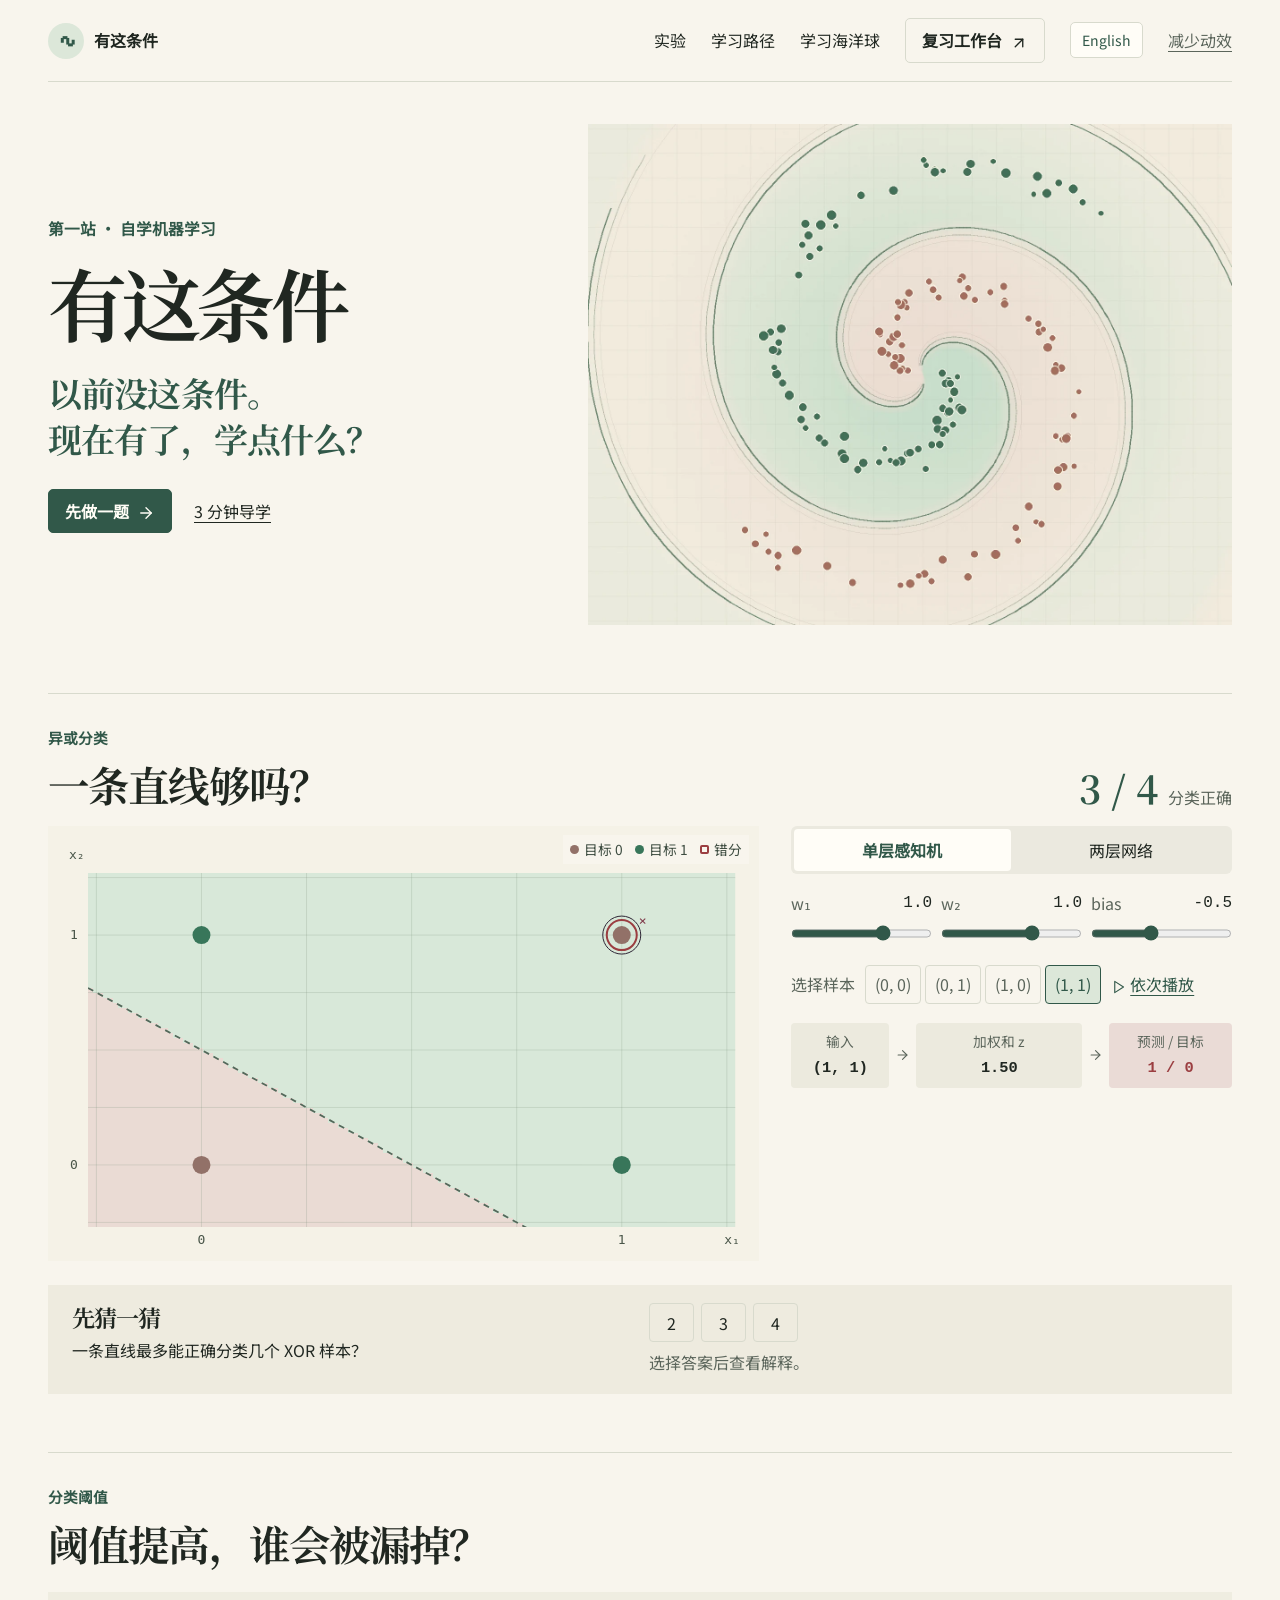
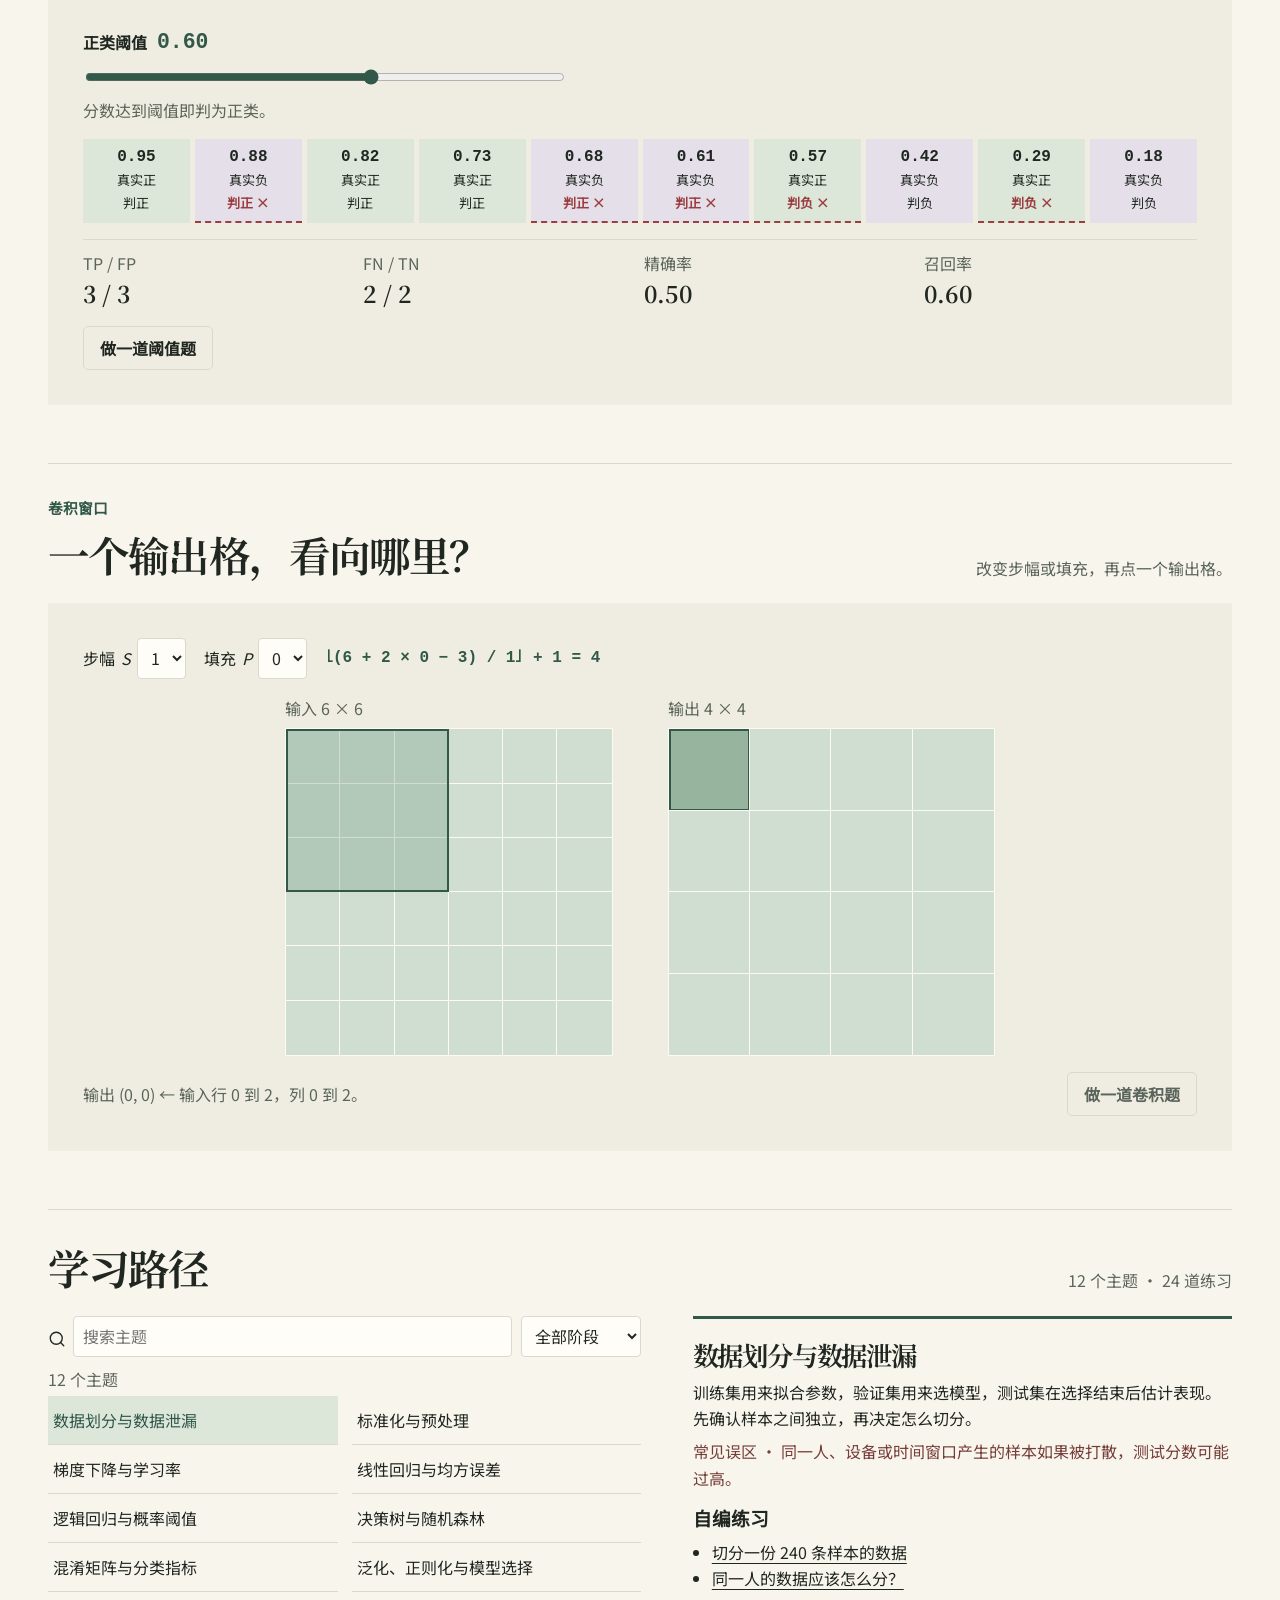
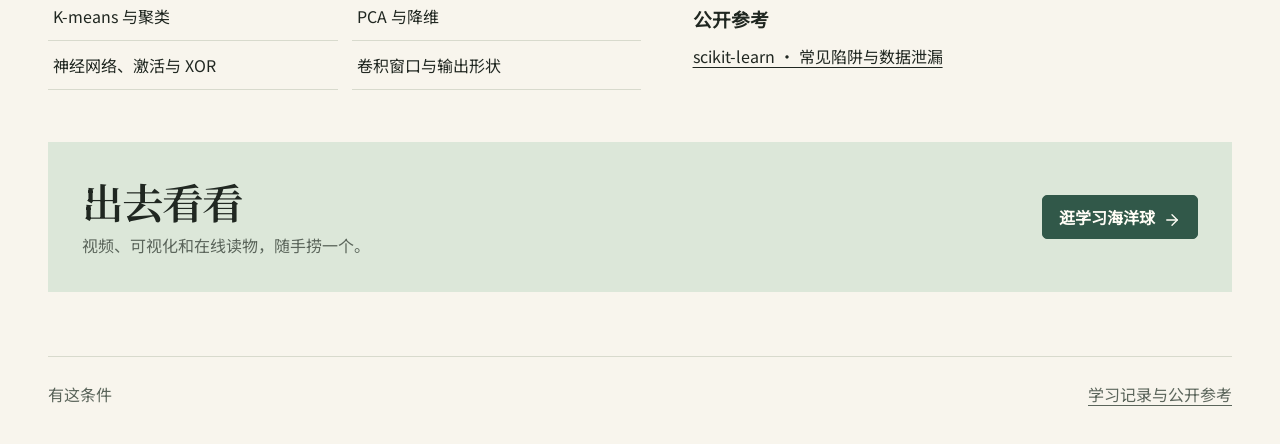
<file: index.html>
<!doctype html>
<html lang="zh-CN">
<head>
  <meta charset="utf-8">
  <meta name="viewport" content="width=device-width, initial-scale=1">
  <meta name="theme-color" content="#f8f5ed">
  <meta name="description" content="以前没这条件。现在有了，学点什么？从自学机器学习开始，做一题，按自己的进度接着学。" data-en-content="We didn’t have this back then. Now we do. Start with a machine learning exercise and keep going at your own pace.">
  <title data-en="Now We Can · Learn Machine Learning">有这条件 · 自学机器学习</title>
  <link rel="stylesheet" href="./assets/theme.css">
  <link rel="stylesheet" href="./assets/showcase.css">
  <script type="module" src="./assets/showcase.js"></script>
</head>
<body>
  <a class="skip" href="#main" data-en="Skip to content">跳到内容</a>
  <header class="site-head shell">
    <a class="brand" href="./"><span class="brand-mark" aria-hidden="true">∿</span><span data-en="Now We Can">有这条件</span></a>
    <nav class="site-nav" aria-label="页面导航" data-en-aria-label="Site navigation">
      <a href="#lab" data-en="Labs">实验</a><a href="#map" data-en="Learning path">学习路径</a><a href="./explore.html" data-en="Resource pool">学习海洋球</a>
      <a class="button outline" href="./study.html"><span data-en="Study workbench">复习工作台</span> <span data-icon="arrow-up-right"></span></a>
      <button type="button" id="language" class="language-toggle" lang="en" hidden>English</button>
      <button class="text-button motion-toggle" id="motion" type="button" data-en="Reduce motion">减少动效</button>
    </nav>
  </header>
  <main class="shell" id="main">
    <section class="hero" aria-labelledby="hero-heading">
      <div class="hero-copy">
        <p class="hero-topic" data-en="First stop · Machine learning">第一站 · 自学机器学习</p>
        <h1 id="hero-heading" data-en="Now We Can">有这条件</h1>
        <p class="hero-tagline"><span data-en="We didn’t have this back then.">以前没这条件。</span><br><span data-en="Now we do. What shall we learn?">现在有了，学点什么？</span></p>
        <div class="hero-actions"><a class="button primary" href="./study.html#next"><span data-en="Try an exercise">先做一题</span> <span data-icon="arrow-right"></span></a><button class="text-button" id="tour-start" type="button" data-en="3-minute tour">3 分钟导学</button></div>
      </div>
      <figure class="hero-figure"><img src="./assets/art/decision-field.webp" width="1440" height="1120" alt="两条螺旋状的示例数据，被弯曲的分类边界分成两组" data-en-alt="Two spirals of sample data separated by a curved decision boundary"></figure>
    </section>

    <section class="chapter" aria-label="互动实验" data-en-aria-label="Interactive labs">
      <section class="lab" id="lab" aria-labelledby="lab-heading">
        <div class="lab-head"><div><p class="section-label" data-en="XOR classification">异或分类</p><h2 id="lab-heading" data-en="Is one straight line enough?">一条直线够吗？</h2></div><p class="score" id="score" role="status"><strong>3 / 4</strong><span data-en="Correct">分类正确</span></p></div>
        <div class="model-switch" role="group" aria-label="选择分类模型" data-en-aria-label="Choose a classification model">
          <button type="button" data-model="linear" aria-pressed="true" data-en="Single-layer perceptron">单层感知机</button>
          <button type="button" data-model="hidden" aria-pressed="false" data-en="Two-layer network">两层网络</button>
        </div>
        <div class="plot-wrap"><canvas id="plot" aria-label="XOR 样本与分类区域" data-en-aria-label="XOR samples and decision regions" role="img"></canvas><div class="plot-key"><span><i class="dot zero"></i><span data-en="Target 0">目标 0</span></span><span><i class="dot one"></i><span data-en="Target 1">目标 1</span></span><span><i class="dot error"></i><span data-en="Misclassified">错分</span></span></div></div>
        <div class="lab-bottom">
          <div id="sliders" class="sliders">
            <label for="w1">w₁ <output id="w1-value">1.0</output><input id="w1" type="range" min="-3" max="3" step="0.1" value="1"></label>
            <label for="w2">w₂ <output id="w2-value">1.0</output><input id="w2" type="range" min="-3" max="3" step="0.1" value="1"></label>
            <label for="bias">bias <output id="bias-value">−0.5</output><input id="bias" type="range" min="-3" max="3" step="0.1" value="-0.5"></label>
          </div>
          <div id="gates" class="gates" hidden><code>h₁ = step(x₁ + x₂ − 0.5)</code><code>h₂ = step(x₁ + x₂ − 1.5)</code><code>ŷ = step(h₁ − h₂ − 0.5)</code></div>
          <div class="sample-row"><span data-en="Choose a sample">选择样本</span><div class="sample-buttons" id="samples" role="group" aria-label="选择 XOR 样本" data-en-aria-label="Choose an XOR sample"></div><button type="button" id="sequence" class="text-button" aria-pressed="false" data-en="Play all">依次播放</button></div>
          <div id="signal-flow" class="signal-flow" aria-label="当前样本的计算路径" data-en-aria-label="Computation for the current sample"></div>
          <p id="sample-result" class="sample-result" aria-live="polite"></p>
        </div>
      </section>
    </section>

    <section class="guide" id="guide" aria-label="三分钟导学流程" data-en-aria-label="Three-minute tour" hidden>
      <div class="guide-content"><span class="section-label" id="guide-label"></span><progress id="guide-progress" max="3" value="1" aria-label="导学进度" data-en-aria-label="Tour progress"></progress><h2 id="guide-title"></h2><p id="guide-copy"></p></div>
      <div class="guide-actions"><button type="button" class="button outline" id="tour-back" data-en="Back">上一步</button><button type="button" class="button primary" id="tour-next" data-en="Next">下一步</button><button type="button" class="text-button" id="tour-close" data-en="Exit tour">退出导学</button></div>
    </section>

    <section class="check-panel" id="check" aria-labelledby="check-heading">
      <div><h2 id="check-heading" data-en="Take a guess">先猜一猜</h2><p data-en="How many XOR samples can a single line classify correctly?">一条直线最多能正确分类几个 XOR 样本？</p></div>
      <div><div class="choices" id="choices" role="group" aria-label="选择你的答案" data-en-aria-label="Choose your answer"></div><p id="feedback" class="feedback" role="status" data-en="Choose an answer to see the explanation.">选择答案后查看解释。</p><button class="text-button" id="retry" type="button" hidden data-en="Try again">再次作答</button></div>
    </section>

    <section class="convolution" id="classification" aria-labelledby="threshold-heading">
      <div class="section-head"><div><p class="section-label" data-en="Classification threshold">分类阈值</p><h2 id="threshold-heading" data-en="What do we miss when the threshold rises?">阈值提高，谁会被漏掉？</h2></div></div>
      <div class="conv-panel threshold-panel">
        <label for="threshold"><span data-en="Positive-class threshold">正类阈值</span> <output id="threshold-value">0.60</output></label>
        <input type="range" id="threshold" min="0" max="100" value="60" aria-describedby="threshold-rule">
        <p id="threshold-rule" data-en="A sample is classified as positive when its score meets or exceeds the threshold.">分数达到阈值即判为正类。</p>
        <ol id="threshold-samples" class="threshold-samples" aria-label="十个样本" data-en-aria-label="Ten samples"></ol>
        <dl id="threshold-summary" class="threshold-summary" aria-live="polite"></dl>
        <a class="button outline" href="./study.html#practice/threshold-tradeoff" data-en="Try a threshold exercise">做一道阈值题</a>
      </div>
    </section>

    <section class="convolution" id="convolution" aria-labelledby="conv-heading">
      <div class="section-head"><div><p class="section-label" data-en="Convolution window">卷积窗口</p><h2 id="conv-heading" data-en="Which inputs does this output cell see?">一个输出格，看向哪里？</h2></div><p data-en="Change the stride or padding, then select an output cell.">改变步幅或填充，再点一个输出格。</p></div>
      <div class="conv-panel">
        <div class="conv-controls">
          <label for="stride"><span data-en="Stride">步幅</span> <i>S</i><select id="stride"><option value="1">1</option><option value="2">2</option><option value="3">3</option></select></label>
          <label for="padding"><span data-en="Padding">填充</span> <i>P</i><select id="padding"><option value="0">0</option><option value="1">1</option><option value="2">2</option></select></label>
          <p id="conv-formula" aria-live="polite"></p>
        </div>
        <div class="conv-comparison">
          <figure><figcaption><span data-en="Input">输入</span> <span id="conv-input-size"></span></figcaption><div class="conv-grid" id="conv-input" aria-hidden="true"></div></figure>
          <figure><figcaption><span data-en="Output">输出</span> <span id="conv-output-size"></span></figcaption><div class="conv-grid" id="conv-output" role="group" aria-label="输出格，方向键切换位置" data-en-aria-label="Output cells. Use the arrow keys to move."></div></figure>
        </div>
        <div class="conv-footer"><p id="conv-detail" role="status"></p><a class="button outline" href="./study.html#practice/conv-shape" data-en="Try a convolution exercise">做一道卷积题</a></div>
      </div>
    </section>

    <section class="map-section" id="map" aria-labelledby="map-heading">
      <div class="section-head"><div><h2 id="map-heading" data-en="Learning path">学习路径</h2></div><p><span id="topic-count">12</span> <span data-en="topics ·">个主题 ·</span> <span id="unit-count">24</span> <span data-en="exercises">道练习</span></p></div>
      <div class="map-layout"><div class="topic-browser">
        <div class="topic-tools"><label><span data-icon="search"></span><input id="topic-search" type="search" placeholder="搜索主题" data-en-placeholder="Search topics" aria-label="搜索主题" data-en-aria-label="Search topics"></label>
          <select id="topic-stage" aria-label="学习阶段" data-en-aria-label="Learning stage"><option value="" data-en="All stages">全部阶段</option></select></div>
        <p id="topic-count-summary" role="status"></p><div class="topic-grid" id="topics"></div></div>
        <article class="topic-detail" id="topic-detail"><p data-en="Choose a machine learning topic.">选择一个机器学习主题。</p></article></div>
    </section>
    <section class="explore-invite"><div><h2 data-en="Explore something new">出去看看</h2><p data-en="Pick a video, visualization, or online reading.">视频、可视化和在线读物，随手捞一个。</p></div><a class="button primary" href="./explore.html"><span data-en="Explore the resource pool">逛学习海洋球</span> <span data-icon="arrow-right"></span></a></section>
    <footer class="site-foot"><span data-en="Now We Can">有这条件</span><a href="./study.html#sources" data-en="Study records and references">学习记录与公开参考</a></footer>
  </main>
</body>
</html>
</file>
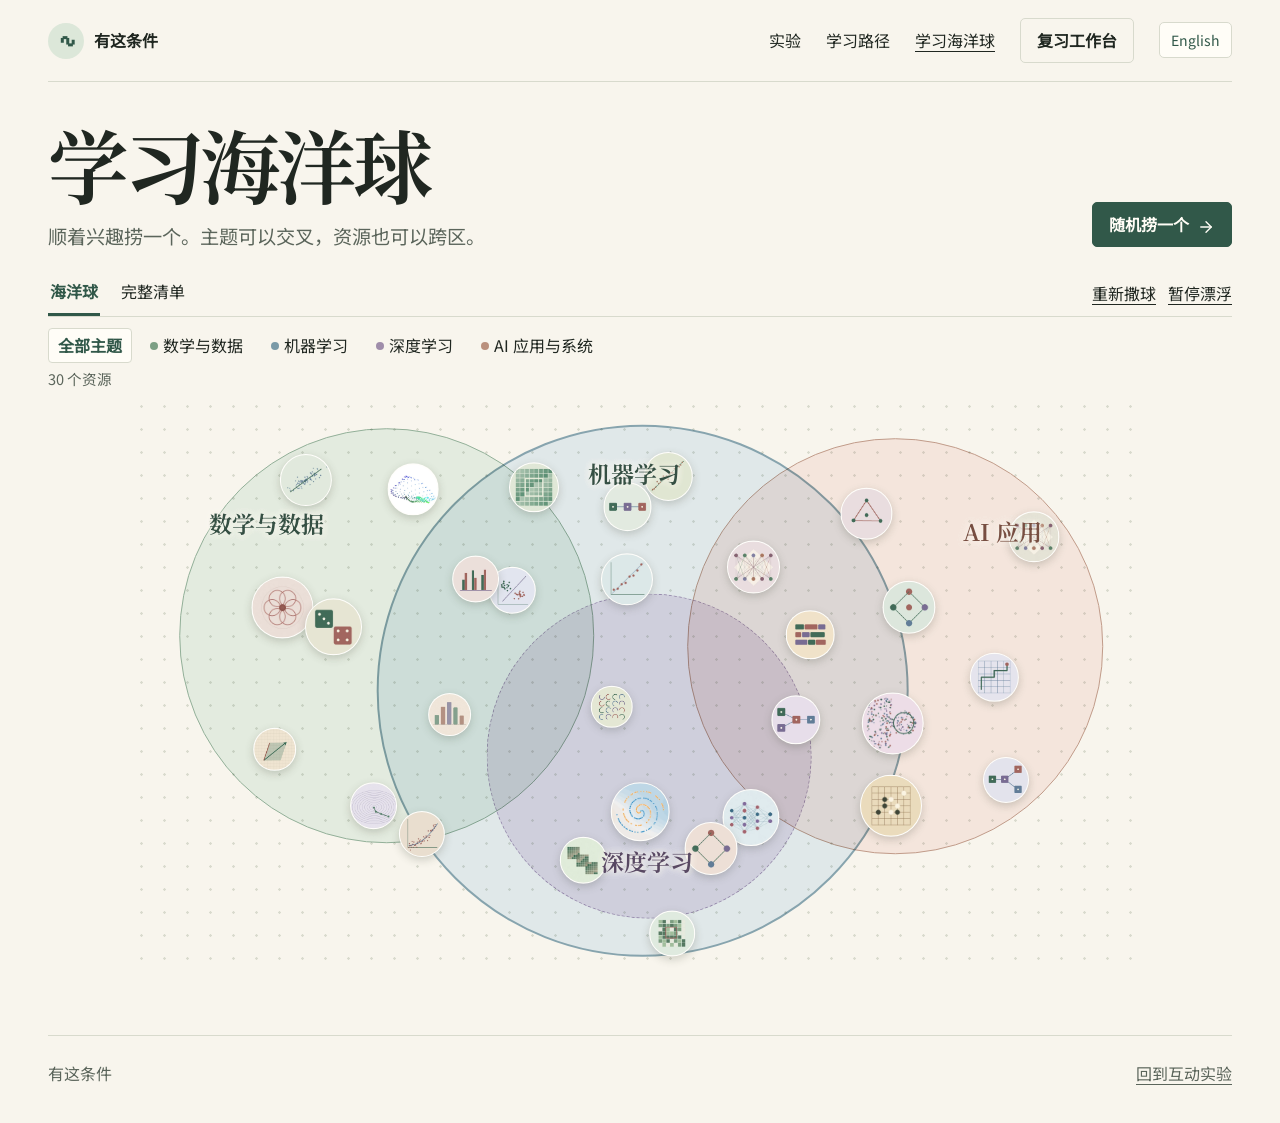
<file: explore.html>
<!doctype html>
<html lang="zh-CN">
<head>
  <meta charset="utf-8">
  <meta name="viewport" content="width=device-width, initial-scale=1">
  <meta name="description" content="机器学习的互动实验、直觉视频与公开读物。在学习海洋球里随机发现，或切换完整清单。" data-en-content="Explore interactive machine learning labs, videos, and public readings. Draw a resource at random or browse the full list.">
  <title data-en="Resource Pool · Now We Can">学习海洋球 · 有这条件</title>
  <link rel="stylesheet" href="./assets/theme.css">
  <link rel="stylesheet" href="./assets/explore.css">
  <script type="module" src="./assets/explore.js"></script>
</head>
<body>
  <a class="skip" href="#main" data-en="Skip to content">跳到内容</a>
  <header class="site-head shell">
    <a class="brand" href="./"><span class="brand-mark" aria-hidden="true">∿</span><span data-en="Now We Can">有这条件</span></a>
    <nav class="site-nav" aria-label="页面导航" data-en-aria-label="Site navigation">
      <a href="./#lab" data-en="Labs">实验</a><a href="./#map" data-en="Learning path">学习路径</a><a href="./explore.html" aria-current="page" data-en="Resource pool">学习海洋球</a>
      <a class="button outline" href="./study.html" data-en="Study workbench">复习工作台</a>
      <button type="button" id="language" class="language-toggle" lang="en" hidden>English</button>
    </nav>
  </header>
  <main class="shell" id="main" tabindex="-1">
    <div class="explore-heading">
      <div><h1 data-en="Resource pool">学习海洋球</h1><p data-en="Follow your curiosity. Topics overlap, and resources can drift between them.">顺着兴趣捞一个。主题可以交叉，资源也可以跨区。</p></div>
      <button type="button" id="draw-resource" class="button primary"><span data-en="Draw a resource">随机捞一个</span> <span data-icon="arrow-right"></span></button>
    </div>
    <div class="explore-toolbar">
      <nav aria-label="资源视图" data-en-aria-label="Resource view"><a data-mode="pool" href="#pool" data-en="Pool">海洋球</a><a data-mode="list" href="#list" data-en="Full list">完整清单</a></nav>
      <div class="atlas-actions"><button type="button" id="scatter-pool" class="text-button" data-en="Scatter again">重新撒球</button>
        <button type="button" id="pause-pool" class="text-button" data-en="Pause drift">暂停漂浮</button></div>
    </div>
    <div class="topic-controls" id="topic-controls" aria-label="按主题筛选" data-en-aria-label="Filter by topic" role="group"></div>
    <p class="resource-count" id="resource-count" role="status"></p>
    <div id="resource-pools" class="resource-pools"></div>
    <div id="resource-list" class="resource-list" hidden></div>
    <footer class="site-foot"><span data-en="Now We Can">有这条件</span><a href="./" data-en="Back to the labs">回到互动实验</a></footer>
  </main>
  <dialog id="resource-dialog" aria-labelledby="resource-title">
    <button type="button" id="close-resource" class="text-button" autofocus data-en="Close">关闭</button>
    <img id="resource-art" alt="" width="300" height="300">
    <div class="resource-body">
      <p class="resource-by" id="resource-by"></p>
      <h2 id="resource-title"></h2>
      <p id="resource-topics" class="resource-topics"></p>
      <p id="resource-preview"></p>
      <p id="resource-first"></p>
      <a id="resource-go" class="button primary" target="_blank" rel="noopener noreferrer"><span data-en="Open resource">打开资源</span> <span data-icon="arrow-up-right"></span></a>
      <p id="resource-credit" class="resource-credit" hidden></p>
    </div>
  </dialog>
</body>
</html>
</file>
<file: assets/theme.css>
@font-face {
  font-family: Study Serif;
  src: url("./fonts/study-serif.ttf") format("truetype");
  font-style: normal;
  font-weight: 650;
  font-display: swap;
}
@font-face {
  font-family: Study Sans;
  src: url("./fonts/study-sans.ttf") format("truetype");
  font-style: normal;
  font-weight: 400;
  font-display: swap;
}
:root {
  color-scheme: light;
  --paper: #f8f5ed;
  --surface: #fffdf7;
  --ink: #202721;
  --muted: #5b655b;
  --line: #d8dacd;
  --fern: #315849;
  --moss: #dce7d9;
  --rose: #eadbd6;
  --lilac: #e5dfea;
  --error: #9b3e41;
  --display: "Study Serif", "Noto Serif CJK SC", "Songti SC", SimSun, Georgia, serif;
  --body: "Study Sans", system-ui, "Microsoft YaHei", "PingFang SC", sans-serif;
  font: 16px/1.65 var(--body);
}
* { box-sizing: border-box; }
[hidden] { display: none !important; }
body { margin: 0; color: var(--ink); background: var(--paper); }
button,input,select,textarea { font: inherit; }
button, a, select { touch-action: manipulation; }
button { cursor: pointer; color: inherit; }
button:disabled { cursor: default; opacity: .65; }
a { color: inherit; text-underline-offset: .25em; }
a:hover { color: var(--fern); }
:is(a,button,input,textarea,select,summary,[tabindex="0"]):focus-visible { outline: 2px solid var(--fern); outline-offset: 4px; }
h1,h2,h3,p,figure { margin: 0; }
h1,h2 { font-family: var(--display); font-weight: 650; line-height: 1.24; }
h1[tabindex="-1"]:focus,h2[tabindex="-1"]:focus,h3[tabindex="-1"]:focus { outline: none; }
h1 { font-size: clamp(2.7rem, 6.2vw, 6.1rem); letter-spacing: -.06em; }
h2 { font-size: clamp(1.7rem, 3.25vw, 3.3rem); letter-spacing: -.045em; }
.shell { width: min(1330px, 100% - 96px); margin-inline: auto; }
.skip { position: fixed; z-index: 40; top: -7rem; left: 1rem; background: var(--surface); padding: .55rem .9rem; }
.skip:focus { top: 1rem; }
.ui-icon { display: inline-block; vertical-align: middle; flex: none; }
.site-head { display: flex; align-items: center; justify-content: space-between; gap: 16px; min-height: 82px; border-bottom: 1px solid var(--line); }
.brand { display: inline-flex; align-items: center; gap: 10px; text-decoration: none; color: var(--ink); font-weight: 700; }
.brand-mark { width: 36px; height: 36px; display: grid; place-items: center; font: 600 29px/1 Georgia,serif; border-radius: 50%; background: var(--moss); color: var(--fern); }
.site-nav { display: flex; flex-wrap: wrap; align-items: center; gap: 4px 25px; }
.site-nav a { text-decoration: none; white-space: nowrap; }
.site-nav a[aria-current="page"],.site-nav a:hover { text-decoration: underline; }
.button,.study-button { display: inline-flex; justify-content: center; align-items: center; gap: 8px; min-height: 44px; padding: 8px 16px; border-radius: 5px; border: 1px solid transparent; font-weight: 650; text-decoration: none; background: transparent; transition: background-color 160ms ease, color 160ms ease, border-color 160ms ease; }
.button.primary,.study-button.primary,button.primary { color: #fffdf6; background: var(--fern); border-color: var(--fern); }
.button.primary:hover,.study-button.primary:hover,button.primary:hover { background: #284537; color: #fffdf6; }
.button.outline,.study-button { border-color: var(--line); }
.button.outline:hover,.study-button:hover { background: var(--moss); border-color: var(--fern); }
.text-button { background: none; border: 0; padding: 5px 0; text-decoration: underline; text-underline-offset: .24em; }
.language-toggle { min-height: 36px; padding: 3px 11px; border: 1px solid var(--line); border-radius: 5px; background: var(--surface); color: var(--fern); font-size: .88rem; white-space: nowrap; }
.language-toggle:hover { background: var(--moss); border-color: var(--fern); }
.site-head .brand { flex: none; }
.muted { color: var(--muted); }
.site-foot { display: flex; justify-content: space-between; align-items: center; flex-wrap: wrap; gap: 12px; margin-top: 64px; padding-block: 24px 36px; border-top: 1px solid var(--line); color: var(--muted); }
@media (max-width: 850px) {
  .shell { width: calc(100% - 40px); }
  .site-head { min-height: 69px; }
  .site-nav { gap: 4px 14px; }
}
@media (max-width: 540px) {
  .shell { width: calc(100% - 30px); }
  .site-head { align-items: start; flex-direction: column; gap: 7px; padding-block: 10px; }
  .site-nav { font-size: .94rem; }
  .site-nav .button { min-height: 32px; padding: 3px 8px; }
}
@media (prefers-reduced-motion: reduce) {
  *,*::before,*::after { scroll-behavior: auto !important; transition: none !important; animation: none !important; }
}
[data-motion="reduced"],[data-motion="reduced"] *,[data-motion="reduced"] *::before,[data-motion="reduced"] *::after {
  scroll-behavior: auto !important; transition: none !important; animation: none !important;
}
</file>
<file: assets/showcase.css>
html { scroll-behavior: smooth; }
.hero { display:grid; grid-template-columns:minmax(0,.84fr) minmax(0,1.16fr); gap:clamp(24px,5.8vw,92px); align-items:center; padding:42px 0 68px; }
.hero h1 { white-space:nowrap; }
:lang(en) .hero h1 { white-space:normal; }
.hero-topic { color:var(--fern); font-size:.98rem; font-weight:700; margin-bottom:11px; }
.hero-tagline { font-family:var(--display); font-size:clamp(1.32rem,2.66vw,2.64rem); font-weight:650; line-height:1.36; color:var(--fern); margin-top:19px; letter-spacing:-.025em; }
.hero-actions { display:flex; align-items:center; flex-wrap:wrap; gap:12px 22px; margin-top:26px; }
.hero-figure { overflow:hidden; isolation:isolate; }
.hero-figure img { display:block; width:100%; height:auto; }
.motion-toggle { color:var(--muted); }
.chapter,.convolution,.map-section { border-top:1px solid var(--line); padding-top:32px; margin-top:58px; scroll-margin-top:20px; }
.chapter { margin-top:0; }
.section-label { color:var(--fern); font-size:.92rem; font-weight:700; margin-bottom:9px; }
.section-head,.lab-head { display:flex; justify-content:space-between; align-items:end; gap:12px 25px; margin-bottom:22px; }
.section-head > p { color:var(--muted); max-width:25rem; }
.lab {
  display:grid; grid-template-columns:minmax(0,1.42fr) minmax(0,.88fr);
  grid-template-areas:"heading heading" "plot switch" "plot controls"; grid-template-rows:auto auto 1fr;
  gap:16px 32px; min-width:0; scroll-margin-top:20px;
}
.lab-head { grid-area:heading; margin-bottom:0; }
.score { display:flex; align-items:baseline; flex-wrap:wrap; justify-content:flex-end; gap:4px 10px; color:var(--muted); white-space:nowrap; }
.score strong { font:650 clamp(1.5rem,3vw,2.7rem)/1 var(--display); color:var(--fern); }
.model-switch { grid-area:switch; display:flex; gap:2px; padding:3px; background:#ebe9df; border-radius:6px; align-self:start; }
.model-switch button { flex:1; text-align:center; border:0; min-height:42px; padding:5px; background:transparent; border-radius:4px; }
.model-switch button[aria-pressed="true"] { color:var(--fern); background:var(--surface); font-weight:700; }
.plot-wrap { grid-area:plot; position:relative; min-width:0; background:#eeeede; overflow:hidden; }
#plot { display:block; width:100%; height:clamp(270px,35vw,435px); }
.plot-key { position:absolute; top:9px; right:10px; display:flex; align-items:center; gap:12px; color:#3d4c40; background:#f9f6eee8; padding:3px 7px; pointer-events:none; font-size:.86rem; }
.plot-key span { display:flex; align-items:center; gap:5px; }
.dot { display:inline-block; width:9px; height:9px; border-radius:50%; }
.dot.zero { background:#927168; }
.dot.one { background:#38765a; }
.dot.error { border:2px solid var(--error); border-radius:2px; }
.lab-bottom { grid-area:controls; min-width:0; align-self:start; }
.sliders,.gates { display:grid; grid-template-columns:repeat(3,minmax(0,1fr)); gap:9px; margin-bottom:18px; }
.sliders label { display:grid; grid-template-columns:1fr auto; color:var(--muted); gap:3px 4px; }
.sliders output,.flow-stage strong { font-family:ui-monospace,monospace; font-variant-numeric:tabular-nums; color:var(--ink); }
.sliders input { margin:0; width:100%; min-height:27px; grid-column:1/-1; accent-color:var(--fern); }
.gates { grid-template-columns:1fr 1fr; color:var(--fern); font-size:.86rem; }
.sample-row { display:flex; align-items:center; gap:5px 10px; flex-wrap:wrap; color:var(--muted); }
.sample-buttons { display:flex; flex-wrap:wrap; gap:4px; }
.sample-buttons button,.choices button { min-height:39px; border:1px solid var(--line); border-radius:4px; padding:5px 9px; background:transparent; }
.sample-buttons button[aria-pressed="true"],.choices button[aria-pressed="true"] { background:var(--moss); color:var(--fern); border-color:var(--fern); }
#sequence { color:var(--fern); }
#sequence svg { width:15px; margin-right:4px; }
.signal-flow { display:grid; grid-template-columns:minmax(0,.8fr) auto minmax(0,1.35fr) auto minmax(0,1fr); align-items:center; gap:6px; margin:19px 0 10px; }
.signal-flow > svg { color:var(--muted); width:15px; }
.flow-stage { display:grid; gap:3px; text-align:center; background:#eceade; border-radius:4px; padding:7px 4px; }
.flow-stage span { color:var(--muted); font-size:.86rem; }
.flow-stage strong { font-size:.96rem; }
.flow-stage.match { background:var(--moss); }
.flow-stage.mismatch { background:var(--rose); }
.flow-stage.mismatch strong { color:var(--error); }
.sample-result { position:absolute; width:1px; height:1px; overflow:hidden; clip-path:inset(50%); white-space:nowrap; }
.check-panel { display:grid; grid-template-columns:minmax(0,1fr) minmax(0,1fr); gap:18px; margin-top:24px; padding:18px 24px; background:#eeebdf; scroll-margin-top:20px; }
.check-panel h2 { font-size:1.45rem; margin-bottom:5px; }
.choices { display:flex; gap:7px; }
.choices button { min-width:45px; }
.feedback { margin-top:7px; color:var(--muted); }
.feedback.correct { color:var(--fern); }
.feedback.incorrect { color:var(--error); }
.guide { position:fixed; bottom:12px; left:50%; transform:translateX(-50%); width:min(1120px,100% - 30px); z-index:5; display:flex; justify-content:space-between; align-items:center; gap:14px; padding:15px 18px; background:var(--surface); border:1px solid var(--line); box-shadow:0 12px 25px #30362725; }
.guide h2 { font-size:1.35rem; }
.guide p { color:var(--muted); margin-top:4px; }
.guide-actions { display:flex; flex-wrap:wrap; gap:7px; flex-shrink:0; }
.guide-actions .button { min-height:38px; padding:5px 10px; }
.guide-actions .text-button { padding-inline:4px; }
#guide-progress { vertical-align:middle; width:65px; margin-left:10px; height:8px; accent-color:var(--fern); }
.tour-active { scroll-padding-bottom:160px; }
.conv-panel { padding:clamp(15px,3vw,35px); background:#efede1; }
.conv-controls { display:flex; align-items:center; flex-wrap:wrap; gap:8px 18px; }
.conv-controls label { display:flex; align-items:center; gap:6px; }
.conv-controls select,.topic-tools select,.topic-tools input { background:var(--surface); border:1px solid var(--line); border-radius:4px; padding:6px 9px; min-height:41px; color:inherit; }
#conv-formula { font:650 1rem/1.45 ui-monospace,monospace; color:var(--fern); }
.conv-comparison { display:grid; grid-template-columns:repeat(2,minmax(0,1fr)); gap:clamp(12px,5vw,55px); max-width:710px; margin:16px auto; }
.conv-comparison figure { min-width:0; }
.conv-comparison figcaption { font-weight:700; margin-bottom:7px; }
.conv-comparison figcaption span { color:var(--muted); font-weight:400; }
.conv-grid { display:grid; position:relative; grid-template-columns:repeat(var(--cells),minmax(0,1fr)); aspect-ratio:1; background:#eeeeec; border:1px solid #b9c2b4; }
.conv-cell { border:0; outline:1px solid #fcfaf2; outline-offset:-.5px; display:grid; min-width:0; min-height:0; place-items:center; background:#cfded1; color:#4a614f; font:500 .76rem/1 ui-monospace,monospace; padding:0; }
.conv-cell.padded { background:#e8e2d4; color:#716455; }
button.conv-cell:hover { background:#a9c0ae; }
button.conv-cell[aria-pressed="true"] { background:#96b49e; box-shadow:inset 0 0 0 2px var(--fern); }
button.conv-cell:focus-visible { outline:2px solid #285a42; outline-offset:-4px; }
.conv-window { position:absolute; inset:0 auto auto 0; width:var(--window-size); height:var(--window-size); pointer-events:none; border:2px solid var(--fern); background:#6c927e4a; transition:transform 190ms cubic-bezier(.2,.8,.2,1); }
.conv-footer { display:flex; gap:10px; flex-wrap:wrap; align-items:center; justify-content:space-between; color:var(--muted); }
.threshold-panel > label { display:flex; align-items:center; gap:10px; font-weight:650; }
#threshold-value { color:var(--fern); font:650 1.34rem/1.4 ui-monospace,monospace; }
#threshold { display:block; width:min(480px,100%); min-height:36px; accent-color:var(--fern); }
#threshold-rule { color:var(--muted); }
.threshold-samples { display:grid; grid-template-columns:repeat(10,minmax(0,1fr)); gap:5px; list-style:none; padding:0; margin:16px 0; }
.threshold-samples li { display:grid; gap:1px; min-width:0; padding:7px 2px; border-bottom:2px solid transparent; text-align:center; }
.threshold-samples strong { font:650 1rem/1.4 ui-monospace,monospace; }
.threshold-samples span,.threshold-samples small { font-size:.82rem; }
.threshold-samples .actual-positive { background:var(--moss); }
.threshold-samples .actual-negative { background:var(--lilac); }
.threshold-samples .wrong { border-bottom-style:dashed; border-bottom-color:var(--error); }
.threshold-samples .wrong small { color:var(--error); font-weight:650; }
.threshold-summary { display:grid; grid-template-columns:repeat(4,minmax(0,1fr)); gap:7px; margin:12px 0 15px; border-top:1px solid var(--line); padding-top:10px; }
.threshold-summary dt { color:var(--muted); }
.threshold-summary dd { margin:0; font:650 1.44rem/1.5 var(--display); }
.map-layout { display:grid; grid-template-columns:minmax(0,1.1fr) minmax(0,1fr); gap:clamp(18px,4vw,54px); align-items:start; }
.topic-tools { display:flex; align-items:center; gap:9px; }
.topic-tools label { display:flex; align-items:center; gap:7px; flex:1; min-width:0; }
.topic-tools input { width:100%; min-width:0; }
#topic-count-summary { color:var(--muted); margin:9px 0 4px; }
.topic-grid { display:grid; grid-template-columns:repeat(2,minmax(0,1fr)); column-gap:14px; }
.topic-grid button { border:0; border-bottom:1px solid var(--line); text-align:left; background:none; min-height:49px; padding:5px; }
.topic-grid button:hover,.topic-grid button[aria-pressed="true"] { background:var(--moss); color:var(--fern); }
.topic-detail { border-top:3px solid var(--fern); padding:20px 0 0; }
.topic-detail h2 { font-size:1.65rem; }
.topic-detail p { margin:7px 0; }
.topic-detail .pitfall { color:#763e38; }
.topic-detail h3 { margin-top:12px; }
.topic-detail ul { padding-left:1.2em; margin:5px 0; }
.topic-detail .button { padding:5px 0; display:inline-flex; margin-right:12px; border:0; text-decoration:underline; text-align:left; font-weight:400; }
.explore-invite { margin-top:52px; background:var(--moss); padding:clamp(16px,3vw,34px); display:flex; align-items:center; justify-content:space-between; flex-wrap:wrap; gap:14px; }
.explore-invite p { color:var(--muted); margin-top:4px; }
@media (max-width:900px) {
  .hero { padding-block:35px 48px; gap:18px; }
  .lab { gap:13px 17px; }
  .sample-row { font-size:.92rem; }
  .guide { flex-wrap:wrap; }
}
@media (max-width:720px) {
  .hero,.map-layout,.check-panel { grid-template-columns:1fr; }
  .hero { padding-top:24px; gap:20px; }
  .hero h1 { font-size:clamp(2.85rem,11vw,5rem); }
  .hero-tagline { margin-top:10px; }
  .hero-actions { margin-top:16px; }
  .lab { grid-template-columns:1fr; grid-template-areas:"heading" "switch" "plot" "controls"; grid-template-rows:auto; }
  .score { display:grid; text-align:right; }
  .lab-head { align-items:start; }
  .section-head { flex-wrap:wrap; align-items:start; }
  .chapter,.convolution,.map-section { margin-top:37px; padding-top:19px; }
  .chapter { margin-top:0; }
  .threshold-samples { grid-template-columns:repeat(5,minmax(0,1fr)); }
  .conv-comparison figcaption span { display:block; }
  .guide { gap:6px; padding:9px 11px; bottom:7px; }
  .tour-active { scroll-padding-bottom:221px; }
}
</file>
<file: assets/explore.css>
.explore-heading { display:flex; justify-content:space-between; align-items:end; flex-wrap:wrap; gap:16px; padding:31px 0 18px; }
.explore-heading h1 { font-size:clamp(2.75rem,6.3vw,5.55rem); }
.explore-heading p { margin-top:8px; color:var(--muted); font-size:clamp(1rem,1.5vw,1.24rem); }
.explore-heading button { margin-bottom:6px; }
.explore-toolbar { display:flex; align-items:center; justify-content:space-between; flex-wrap:wrap; gap:4px 14px; border-bottom:1px solid var(--line); margin-bottom:11px; }
.explore-toolbar nav { display:flex; gap:19px; }
.explore-toolbar a { border-bottom:3px solid transparent; padding:7px 2px 9px; text-decoration:none; white-space:nowrap; }
.explore-toolbar a[aria-current] { color:var(--fern); border-color:var(--fern); font-weight:700; }
.atlas-actions { display:flex; flex-wrap:wrap; gap:3px 12px; }
.topic-controls { display:flex; flex-wrap:wrap; align-items:center; gap:5px 8px; }
.topic-controls button { display:inline-flex; align-items:center; gap:5px; min-height:35px; padding:3px 9px; background:transparent; border:1px solid transparent; border-radius:4px; }
.topic-controls button:hover,.topic-controls button[aria-pressed="true"] { border-color:var(--line); background:var(--surface); color:var(--fern); }
.topic-controls button[aria-pressed="true"] { font-weight:700; }
.topic-controls i { width:8px; height:8px; border-radius:50%; background:var(--line); }
[data-topic-filter="all"] i { display:none; }
[data-topic-filter="math"] i { background:#7c9f84; }
[data-topic-filter="ml"] i { background:#7a9aa7; }
[data-topic-filter="deep"] i { background:#9f8daa; }
[data-topic-filter="ai"] i { background:#ba907d; }
.resource-count { color:var(--muted); font-size:.91rem; padding:4px 0; }
.atlas {
  position:relative; isolation:isolate; overflow:hidden; width:min(1020px,100%); margin:auto; aspect-ratio:1080/610;
  background:radial-gradient(circle,#68765a35 1px,transparent 1.5px) 0 0/23px 23px;
}
.territory {
  position:absolute; aspect-ratio:1; transform:translate(-50%,-50%); border-radius:50%;
  background:var(--tint); border:1.5px solid var(--edge); mix-blend-mode:multiply; transition:opacity 180ms ease;
}
.territory-math { --tint:#cde0d07a; --edge:#92af98; }
.territory-ml { --tint:#c6dae47a; --edge:#87a4ae; border-width:2px; }
.territory-deep { --tint:#daccdf96; --edge:#a794b5; border-style:dashed; }
.territory-ai { --tint:#f0d7ce8c; --edge:#c09b89; }
.region-title {
  position:absolute; transform:translate(-50%,-50%); pointer-events:none; z-index:4; color:#354f43;
  font-family:var(--display); font-size:clamp(.94rem,1.8vw,1.62rem); white-space:nowrap;
  text-shadow:0 0 7px var(--paper),0 0 7px var(--paper);
}
[data-region-title="deep"] { color:#594963; }
[data-region-title="ai"] { color:#774e41; }
.atlas:not([data-scope="all"]) .territory { opacity:.37; }
[data-scope="math"] .territory-math,[data-scope="ml"] .territory-ml,
[data-scope="ml"] .territory-deep,[data-scope="deep"] .territory-deep,[data-scope="ai"] .territory-ai { opacity:1!important; }
.ball {
  position:absolute; z-index:3; inset:0 auto auto 0; border:0; padding:0; border-radius:50%;
  background:transparent; width:var(--ball-size,44px); height:var(--ball-size,44px); line-height:1.25;
}
.ball img {
  width:100%; height:100%; display:block; border-radius:50%; object-fit:cover; border:1px solid #fff9;
  background:var(--surface); box-shadow:0 3px 9px #3c413039;
  transition:box-shadow 180ms ease, scale 180ms ease;
}
.ball-label {
  display:none; pointer-events:none; position:absolute; top:100%; left:50%; transform:translateX(-50%);
  padding:4px 7px; margin-top:5px; width:max-content; max-width:145px; font-size:.86rem; font-weight:700;
  background:var(--surface); border:1px solid var(--line); border-radius:5px;
}
.ball:hover,.ball:focus-visible { z-index:6; }
.ball:hover .ball-label,.ball:focus-visible .ball-label { display:block; }
.ball:hover img,.ball:focus-visible img { scale:1.05; box-shadow:0 5px 14px #34463b55; }
.resource-list { display:grid; grid-template-columns:repeat(3,minmax(0,1fr)); gap:22px; }
.listing h2 { font-size:1.55rem; }
.listing ul { list-style:none; margin:10px 0 0; padding:0; }
.listing li { border-top:1px solid var(--line); }
.list-link { display:grid; grid-template-columns:58px minmax(0,1fr) 17px; align-items:center; gap:11px; width:100%; padding:11px 0; border:0; background:none; text-align:left; }
.list-link:hover { color:var(--fern); }
.list-link img { width:58px; height:58px; object-fit:cover; border-radius:50%; }
.list-link strong { display:block; font-size:1rem; line-height:1.28; }
.list-desc { color:var(--muted); display:block; margin-top:3px; line-height:1.45; }
#resource-dialog {
  background:var(--surface); color:var(--ink); max-height:89dvh; width:min(730px,94vw); overflow:auto;
  border:1px solid var(--line); padding:28px; border-radius:5px; box-shadow:0 19px 70px #28302948;
}
#resource-dialog[open] { display:grid; grid-template-columns:minmax(130px, .72fr) minmax(0,1.25fr); gap:22px; align-items:start; }
#resource-dialog::backdrop { background:#263a376e; }
#close-resource { grid-column:1/-1; justify-self:end; }
#resource-art { display:block; width:100%; height:auto; aspect-ratio:1; object-fit:cover; }
.resource-body h2 { font-size:clamp(1.5rem,3vw,2.7rem); overflow-wrap:anywhere; }
.resource-by { color:var(--muted); margin-bottom:5px; }
#resource-preview,#resource-first { margin-top:10px; }
#resource-first { color:var(--fern); }
.resource-topics { color:var(--muted); margin-top:6px; }
.resource-body .button { margin-top:16px; }
.resource-credit { margin-top:10px; color:var(--muted); font-size:.88rem; }
@media (max-width:1020px) {
  .resource-list { grid-template-columns:repeat(2,minmax(0,1fr)); }
}
@media (max-width:720px) {
  .atlas { aspect-ratio:360/600; background-size:17px 17px; }
  .topic-controls { gap:2px; }
  .topic-controls button { padding-inline:5px; }
}
@media (max-width:650px) {
  .resource-list { grid-template-columns:1fr; }
  .explore-heading { padding-block:26px 9px; }
  .atlas-actions { gap:4px 8px; font-size:.91rem; }
  #resource-dialog[open] { grid-template-columns:1fr; padding:14px 17px; gap:8px; }
  #resource-art { width:min(128px,45%); }
}
</file>
